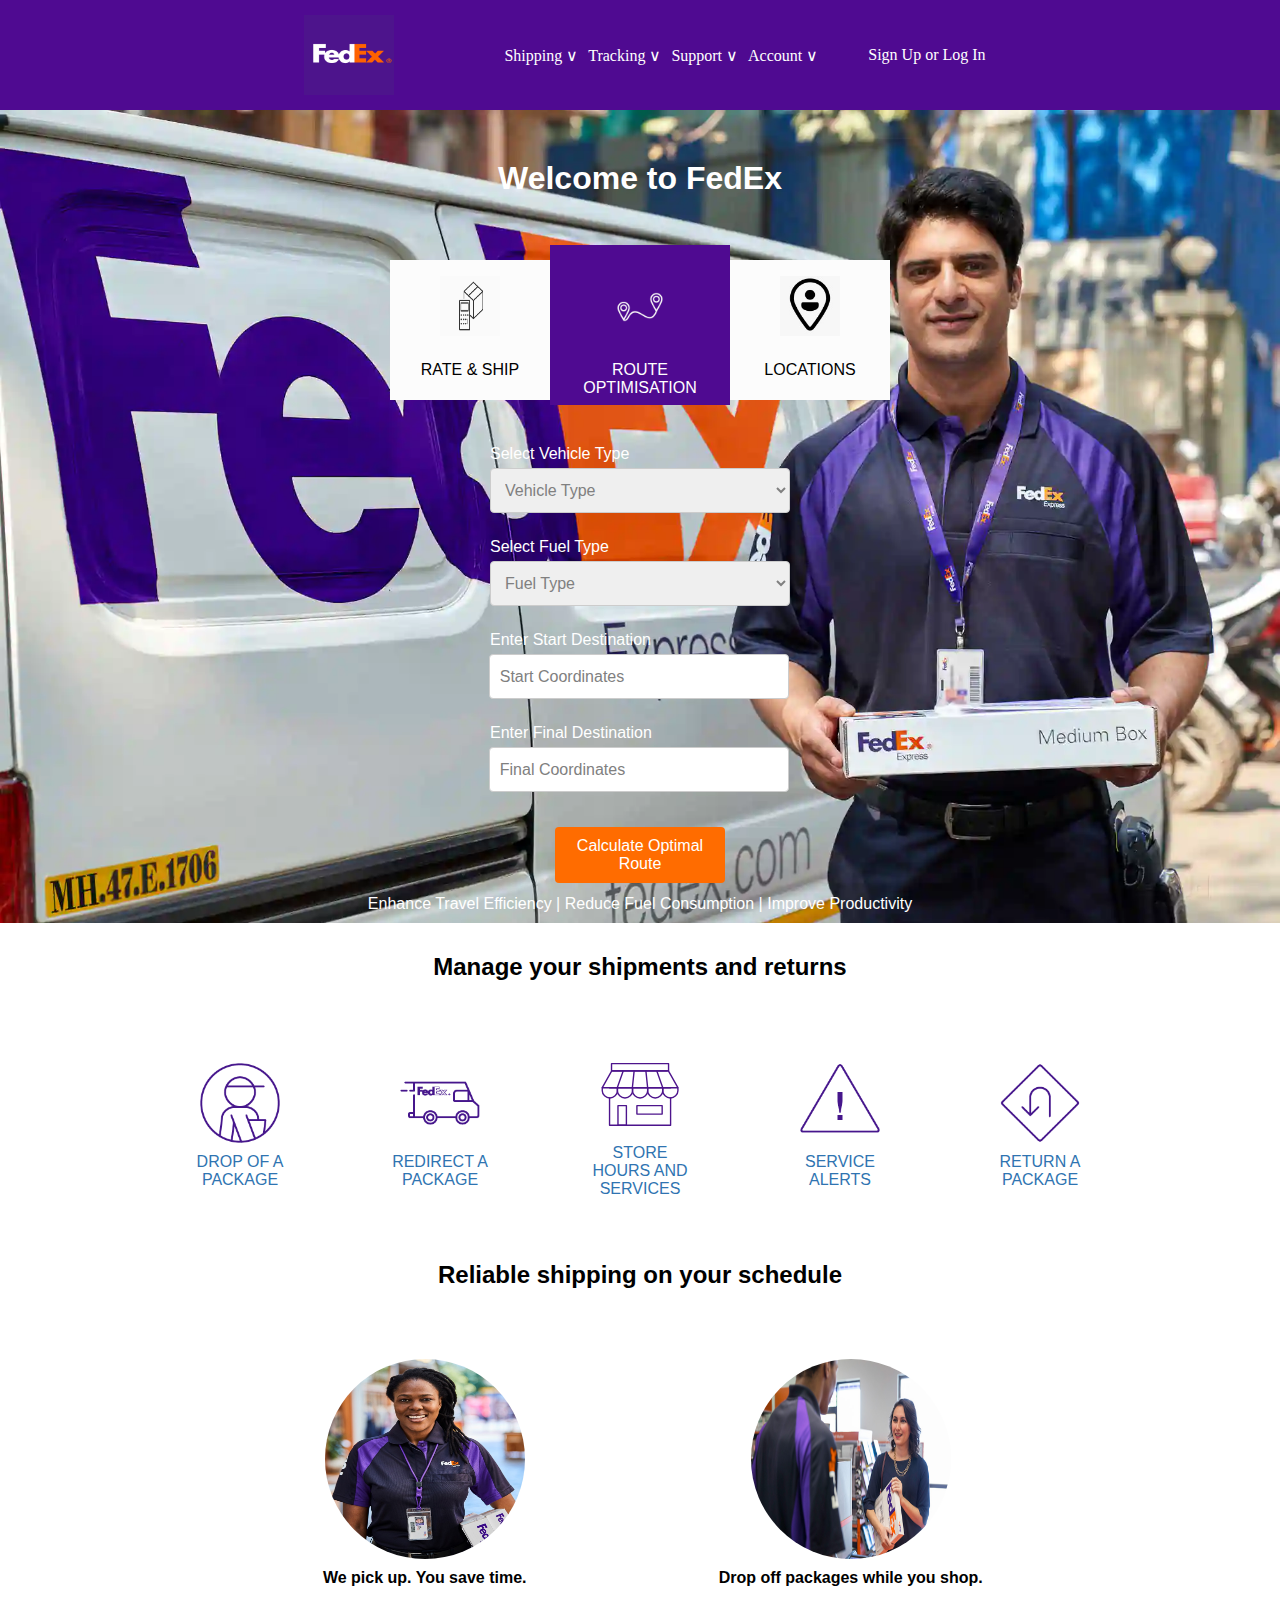
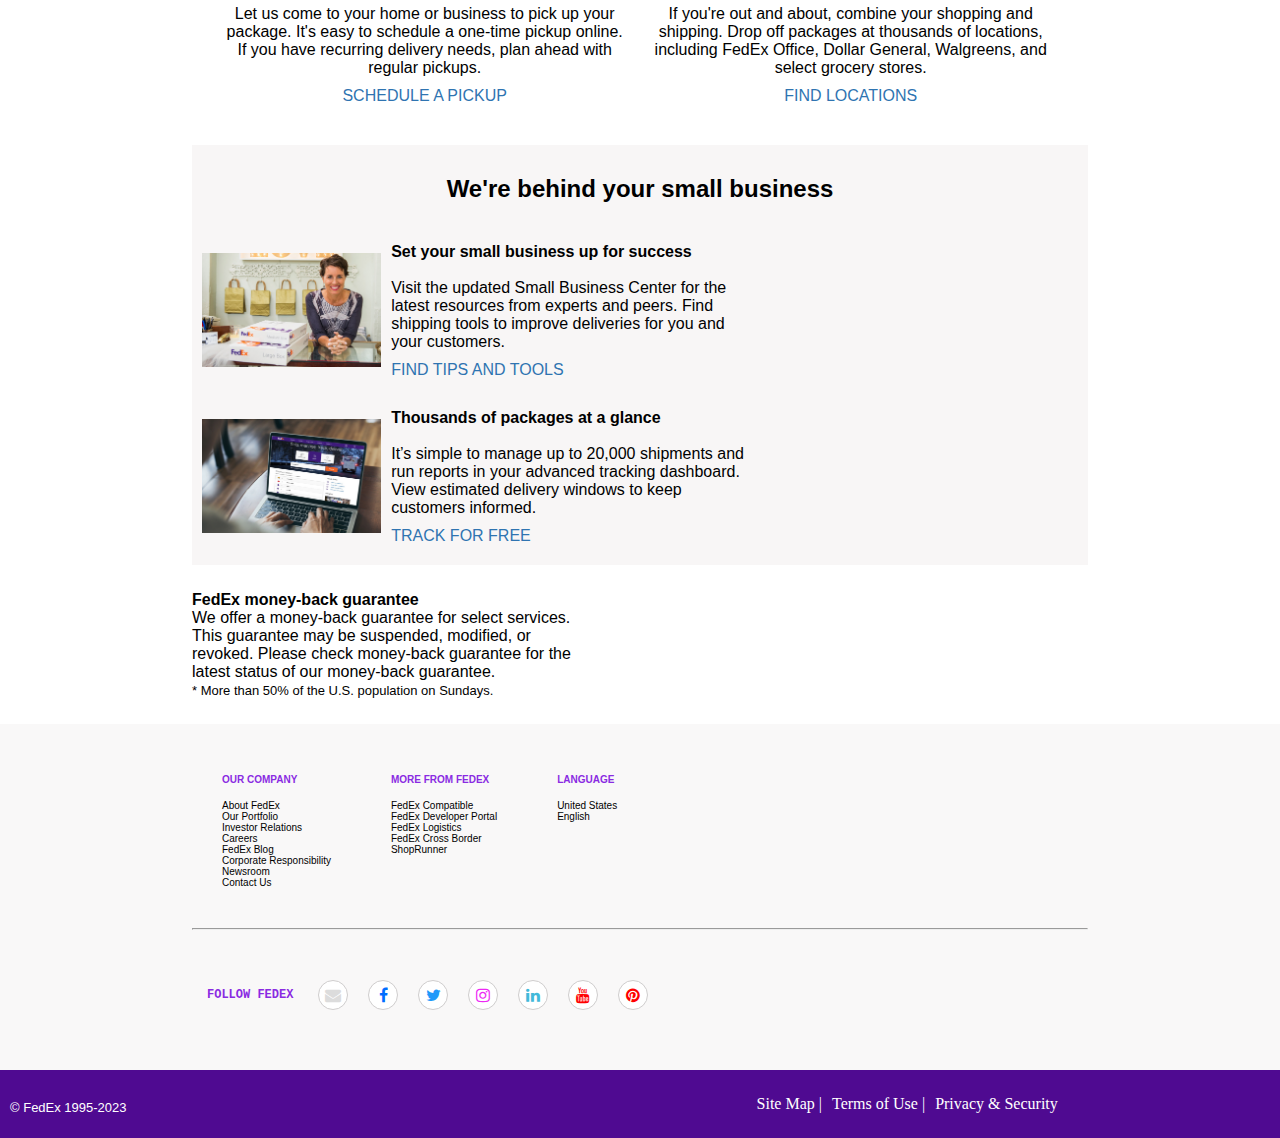
<file: index.html>
<!DOCTYPE html>
<html lang="en">
<head>
    <meta charset="UTF-8">
    <meta http-equiv="X-UA-Compatible" content="IE=edge">
    <meta name="viewport" content="width=device-width, initial-scale=1.0">
    <title>FedEx Site</title>
    <link rel="stylesheet" href="styles.css">
    <link
    rel="stylesheet"
    media="all"
    href="https://cdnjs.cloudflare.com/ajax/libs/font-awesome/4.7.0/css/font-awesome.min.css"
  />
</head>
<body>
    <header>
        <nav class="navbar" >
            <ul>
                <li class="nav-item" id="home">
                    <a href="#home" class="nav-link"><img src="Img/Logo.png" class="Logo" alt="Logo"></a>
                </li>
                <li class="nav-item">
                  <a href="#ship" class="nav-link" id="nav-link">Shipping ∨</a>
                </li>
                <li class="nav-item">
                  <a href="#track" class="nav-link" id="nav-link">Tracking ∨</a>
                </li>
                <li class="nav-item">
                  <a href="#sub" class="nav-link" id="nav-link">Support ∨</a>
                </li>
                <li class="nav-item">
                    <a href="#sub" class="nav-link" id="nav-link">Account ∨</a>
                </li>
                <li class="nav-item">
                    <a href="#sub" class="sign-up" id="nav-link">Sign Up or Log In</a>
                </li> 
          </ul>
        </nav>
    </header>
    <!--Hero section-->
    <div class="top" id="ship">
        <h1>Welcome to FedEx</h1>
        <br>
        <section class="boxes">
        <div class="box-1">
            <img class="R&T" src="Img/R&S.png" alt="RT-icon">
            <p class="p1">RATE & SHIP</p>
        </div>
        <div class="box-2">
            <img class="track" src="Img/202d2a1f-1b0b-4467-b387-e32f95e88e2a.png" alt="track-icon">
            <p class="p2">ROUTE OPTIMISATION</p>
        </div>
        <div class="box-3">
            <img class="location" src="Img/Location.jpeg" alt="location-icon">
            <p class="p3">LOCATIONS</p>
        </div>
        </section>
         
        <div class="tracking">
           
            <label for="vehicle-type">Select Vehicle Type</label>
            <select id="vehicle-type">
                <option value="" disabled selected>Vehicle Type</option>
                <option value="car">Car</option>
                <option value="truck">Truck</option>
                <option value="van">Van</option>
            </select>
        
            <label for="fuel-type">Select Fuel Type</label>
            <select id="fuel-type">
                <option value="" disabled selected>Fuel Type</option>
                <option value="petrol">Petrol</option>
                <option value="diesel">Diesel</option>
                <option value="electric">Electric</option>
                <option value="electric">Hybrid</option>
            </select>

            <label for="vehicle-id">Enter Start Destination</label>
            <input id="vehicle-id" type="text" placeholder="Start Coordinates">
            <label for="vehicle-id">Enter Final Destination</label>
            <input id="vehicle-id" type="text" placeholder="Final Coordinates">
        
            <a href="optimalroute.html">
                <div class="btn">
                    Calculate Optimal Route
                </div>
            </a>
            
            
        </div>
        
        
        
        <div class="help">
            <p>Enhance Travel Efficiency | Reduce Fuel Consumption | Improve Productivity</p>
        </div>
    </div>
    <div class="main-1">
        <h2>Manage your shipments and returns</h2>
        <div class="section-1">
        
        <div class="sec-1">
            <img class="icon1" src="Img/icon_courier_purple.png" alt="courier-icon">
            <p>
                DROP OF A PACKAGE
            </p>
        </div>
        <div class="sec-2">
            <img class="icon2" src="Img/icon_delivery_purple.png" alt="delivery-icon">
            <p>
                REDIRECT A PACKAGE
            </p>
        </div>
        <div class="sec-3">
            <img class="icon3" src="Img/retail-services.svg" alt="retail-icon">
            <p>
                STORE HOURS AND SERVICES
            </p>
        </div>
        <div class="sec-4">
            <img class="icon4" src="Img/icon_alert_purple_lg.png" alt="icon">
            <p>
                SERVICE ALERTS
            </p>
        </div>
        <div class="sec-5">
            <img class="icon5" src="Img/icon_returns_purple.png" alt="icon">
            <p>
                RETURN A PACKAGE
            </p>
        </div>
        </div>
        <div class="section-2">
            <h2>Reliable shipping on your schedule</h2>
        <section class="scndSection">
            <div class="sec-2-content1">
                <p class="schedule">
                    <img class="img1" src="Img/We pick up.jpeg" alt="icon">
                    <span class="span-1"><b>We pick up. You save time.</b></span><br>
                        Let us come to your home or business to pick up
                        your package. It's easy to schedule a one-time
                        pickup online. If you have recurring delivery needs,
                        plan ahead with regular pickups.
                    <span class="span-2">SCHEDULE A PICKUP</span> 
                </p>
            </div>
            <div class="sec-2-content2">
                <p class="schedule">
                    <img class="img2" src="Img/drop off.jpeg" alt="icon">
                    <span class="span-1"><b>Drop off packages while you shop.</b></span><br>
                    If you're out and about, combine your shopping
                    and shipping. Drop off packages at thousands of
                    locations, including FedEx Office, Dollar General,
                    Walgreens, and select grocery stores.
                    <span class="span-2">FIND LOCATIONS</span>
                </p>
            </div>
        </section>
        </div>
    </div>
    <div class="main-2">
        <h2>We're behind your small business</h2>
    <section class="thrdSection">
        <div class="sec-3-content1">
                <img class="img3" src="Img/Set Up Shop.jpeg" alt="icon">
            <div class="schedule2">
                <span class="span-1"><b>Set your small business up for success</b></span><br>
                Visit the updated Small Business Center for the latest resources from experts and peers. Find shipping tools to improve deliveries for you and your customers.<br>
                <span class="span-2">FIND TIPS AND TOOLS</span> 
            </div>
        </div>
        <div class="sec-3-content2">
            <img class="img4" src="Img/Thousands of Prdcts.jpeg" alt="icon">
            <p class="schedule2">
                <span class="span-1"><b>Thousands of packages at a glance</b></span><br>
                It’s simple to manage up to 20,000 shipments and run reports in your advanced tracking dashboard. View estimated delivery windows to keep customers informed.<br>
                <span class="span-2">TRACK FOR FREE</span>
            </p>
        </div>
    </section>
    </div>

    <div class="money-back">
        <p>
            <span><b>FedEx money-back guarantee</b></span><br>
            We offer a money-back guarantee for select services. This guarantee may be suspended, modified, or revoked. Please check money-back guarantee for the latest status of our money-back guarantee.
            <br><span style="font-size: small;">* More than 50% of the U.S. population on Sundays.</span>
        </p>
    </div>

    <div class="main-3">
        <div class="about" id="about">
            <div class="inAbout">
            <p class="aboutInfo">
                <span style="color:blueviolet; font-weight:bold; padding-bottom: 15px;">OUR COMPANY</span>
                About FedEx<br>
                Our Portfolio<br>
                Investor Relations<br>
                Careers<br>
                FedEx Blog<br>
                Corporate Responsibility<br>
                Newsroom<br>
                Contact Us<br>
            </p>
            <p class="aboutInfo">
                <span style="color:blueviolet; font-weight:bold; padding-bottom: 15px;">MORE FROM FEDEX</span>

                FedEx Compatible<br>
                FedEx Developer Portal<br>
                FedEx Logistics<br>
                FedEx Cross Border<br>
                ShopRunner<br>
            </p>
            <p class="aboutInfo">
                <span style="color:#8a2be2; font-weight:bold; padding-bottom: 15px;">LANGUAGE</span>

                United States<br>
                English
            </p>
            </div>
            <hr style="margin: 40px 0px;">
            <div class="social-links">
                <p style="margin: 15px; color: blueviolet; font-family: monospace; font-size: small; font-weight: bold;">FOLLOW FEDEX</p>
                <a href="#" class="links1"><i class="fa fa-envelope" id="fa1"></i></a>
                <a href="#" class="links2"><i class="fa fa-facebook" id="fa2"></i></a>
                <a href="#" class="links3"><i class="fa fa-twitter" id="fa3"></i></a>
                <a href="#" class="links4"><i class="fa fa-instagram" id="fa4"></i></a>
                <a href="#" class="links5"><i class="fa fa-linkedin" id="fa5"></i></a>
                <a href="#" class="links6"><i class="fa fa-youtube" id="fa6"></i></a>
                <a href="#" class="links7"><i class="fa fa-pinterest" id="fa7"></i></a>
            </div>
        </div>
    </div>

    <footer id="sub">
        <p class="copyright">&copy; FedEx 1995-2023</p>
        <ul class="foot">
            <li class="foot-item">
                <a href="#sub" class="foot-link" id="nav-link">Site Map |</a>
              </li>
              <li class="foot-item">
                  <a href="#sub" class="foot-link" id="nav-link">Terms of Use |</a>
              </li>
              <li class="foot-item">
                  <a href="#sub" class="foot-link" id="nav-link">Privacy & Security</a>
              </li> 
        </ul>
    </footer>
</body>
</html>
</file>
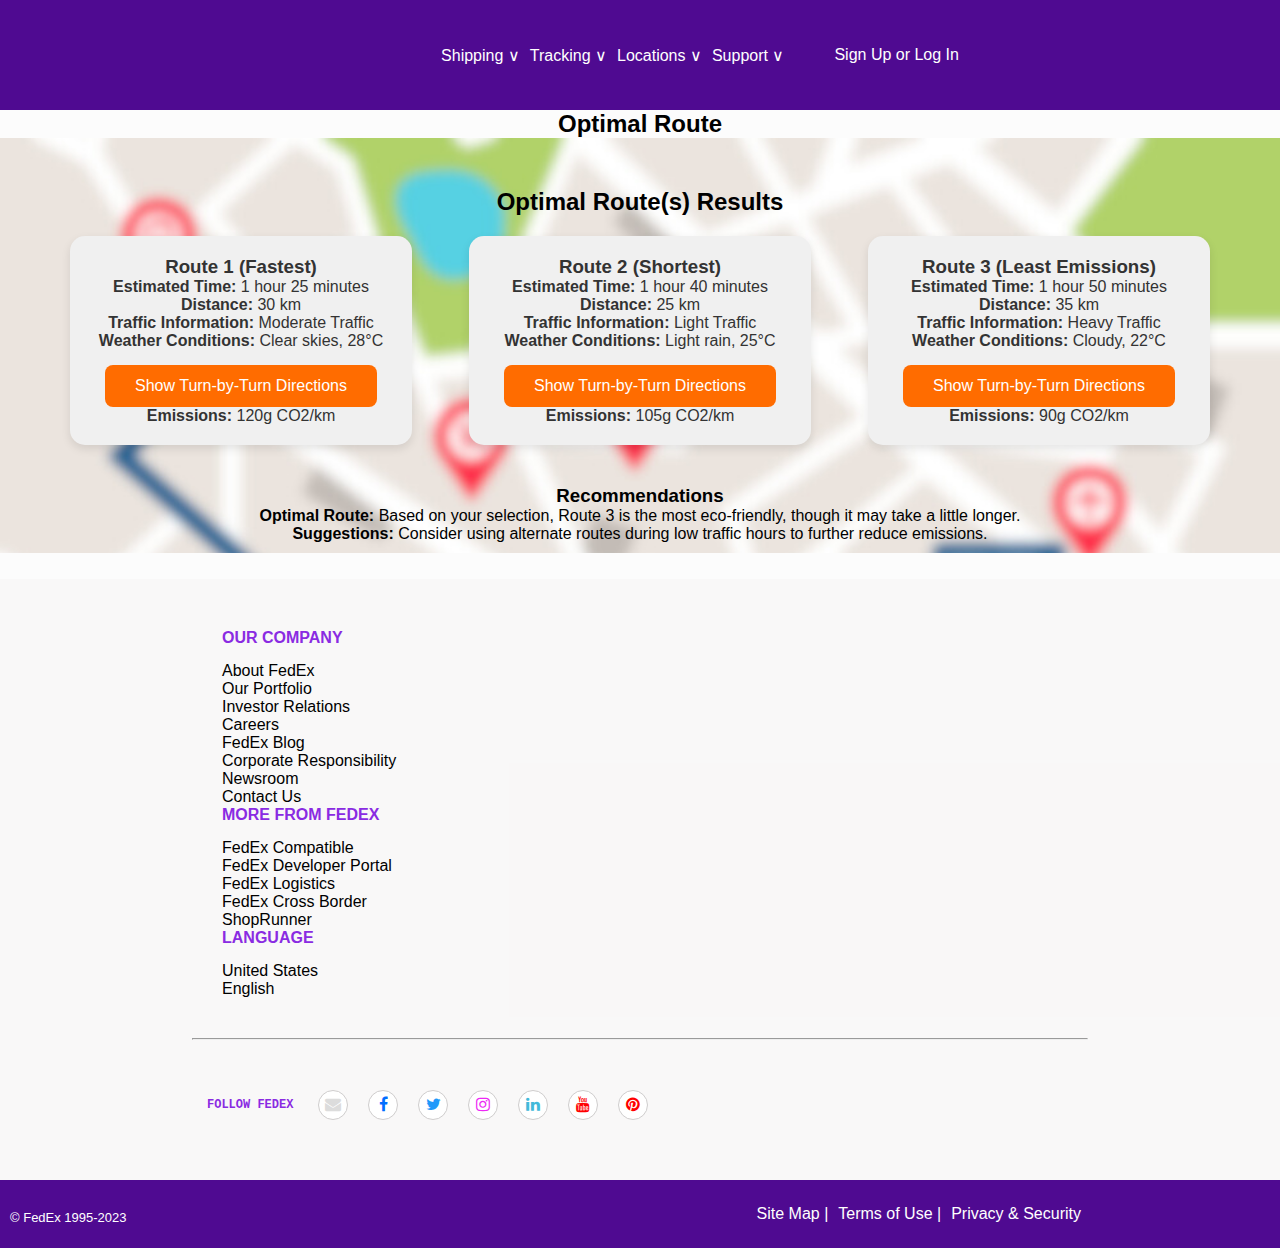
<file: optimalroute.html>
<!DOCTYPE html>
<html lang="en">
<head>
    <meta charset="UTF-8">
    <meta http-equiv="X-UA-Compatible" content="IE=edge">
    <meta name="viewport" content="width=device-width, initial-scale=1.0">
    <title>Optimal Route</title>
    <link rel="stylesheet" href="optimalroute.css">
    <link
    rel="stylesheet"
    media="all"
    href="https://cdnjs.cloudflare.com/ajax/libs/font-awesome/4.7.0/css/font-awesome.min.css"
  />
</head>
<body>
    <header>
        <nav class="navbar">
            <ul>
                <li class="nav-item" id="home">
                    <a href="#home" class="nav-link"><img src="Img/Logo.png" class="Logo" alt="Logo"></a>
                </li>
                <li class="nav-item">
                  <a href="#ship" class="nav-link" id="nav-link">Shipping ∨</a>
                </li>
                <li class="nav-item">
                  <a href="#track" class="nav-link" id="nav-link">Tracking ∨</a>
                </li>
                
                <li class="nav-item">
                  <a href="#sub" class="nav-link" id="nav-link">Locations ∨</a>
                </li>
                <li class="nav-item">
                    <a href="#sub" class="nav-link" id="nav-link">Support ∨</a>
                </li>
                <li class="nav-item">
                    <a href="#sub" class="sign-up" id="nav-link">Sign Up or Log In</a>
                </li> 
          </ul>
        </nav>
    </header>

    <div class="main-1">
        <h2>Optimal Route</h2>
        <div class="section-1">
            <!-- Your existing section content goes here -->
        </div>
    </div>

    <!-- Results Page Layout -->
    <div class="results">
        <h2>Optimal Route(s) Results</h2>
        
        <div class="routes">
            <div class="route-option">
                <h3>Route 1 (Fastest)</h3>
                <p><strong>Estimated Time:</strong> 1 hour 25 minutes</p>
                <p><strong>Distance:</strong> 30 km</p>
                <p><strong>Traffic Information:</strong> Moderate Traffic</p>
                <p><strong>Weather Conditions:</strong> Clear skies, 28°C</p>
                <div id="route1-map" class="route-map"></div>
                <button>Show Turn-by-Turn Directions</button>
                <p><strong>Emissions:</strong> 120g CO2/km</p>
            </div>

            <div class="route-option">
                <h3>Route 2 (Shortest)</h3>
                <p><strong>Estimated Time:</strong> 1 hour 40 minutes</p>
                <p><strong>Distance:</strong> 25 km</p>
                <p><strong>Traffic Information:</strong> Light Traffic</p>
                <p><strong>Weather Conditions:</strong> Light rain, 25°C</p>
                <div id="route2-map" class="route-map"></div>
                <button>Show Turn-by-Turn Directions</button>
                <p><strong>Emissions:</strong> 105g CO2/km</p>
            </div>

            <div class="route-option">
                <h3>Route 3 (Least Emissions)</h3>
                <p><strong>Estimated Time:</strong> 1 hour 50 minutes</p>
                <p><strong>Distance:</strong> 35 km</p>
                <p><strong>Traffic Information:</strong> Heavy Traffic</p>
                <p><strong>Weather Conditions:</strong> Cloudy, 22°C</p>
                <div id="route3-map" class="route-map"></div>
                <button>Show Turn-by-Turn Directions</button>
                <p><strong>Emissions:</strong> 90g CO2/km</p>
            </div>
        </div>

        

        <div class="recommendations">
            <h3>Recommendations</h3>
            <p><strong>Optimal Route:</strong> Based on your selection, Route 3 is the most eco-friendly, though it may take a little longer.</p>
            <p><strong>Suggestions:</strong> Consider using alternate routes during low traffic hours to further reduce emissions.</p>
        </div>
    </div>
    
    <div class="main-3">
        <div class="about" id="about">
            <div class="inAbout">
            <p class="aboutInfo">
                <span style="color:blueviolet; font-weight:bold; padding-bottom: 15px;">OUR COMPANY</span>
                About FedEx<br>
                Our Portfolio<br>
                Investor Relations<br>
                Careers<br>
                FedEx Blog<br>
                Corporate Responsibility<br>
                Newsroom<br>
                Contact Us<br>
            </p>
            <p class="aboutInfo">
                <span style="color:blueviolet; font-weight:bold; padding-bottom: 15px;">MORE FROM FEDEX</span>

                FedEx Compatible<br>
                FedEx Developer Portal<br>
                FedEx Logistics<br>
                FedEx Cross Border<br>
                ShopRunner<br>
            </p>
            <p class="aboutInfo">
                <span style="color:blueviolet; font-weight:bold; padding-bottom: 15px;">LANGUAGE</span>

                United States<br>
                English
            </p>
            </div>
            <hr style="margin: 40px 0px;">
            <div class="social-links">
                <p style="margin: 15px; color: blueviolet; font-family: monospace; font-size: small; font-weight: bold;">FOLLOW FEDEX</p>
                <a href="#" class="links1"><i class="fa fa-envelope" id="fa1"></i></a>
                <a href="#" class="links2"><i class="fa fa-facebook" id="fa2"></i></a>
                <a href="#" class="links3"><i class="fa fa-twitter" id="fa3"></i></a>
                <a href="#" class="links4"><i class="fa fa-instagram" id="fa4"></i></a>
                <a href="#" class="links5"><i class="fa fa-linkedin" id="fa5"></i></a>
                <a href="#" class="links6"><i class="fa fa-youtube" id="fa6"></i></a>
                <a href="#" class="links7"><i class="fa fa-pinterest" id="fa7"></i></a>
            </div>
        </div>
    </div>

    <footer id="sub">
        <p class="copyright">&copy; FedEx 1995-2023</p>
        <ul class="foot">
            <li class="foot-item">
                <a href="#sub" class="foot-link" id="nav-link">Site Map |</a>
              </li>
              <li class="foot-item">
                  <a href="#sub" class="foot-link" id="nav-link">Terms of Use |</a>
              </li>
              <li class="foot-item">
                  <a href="#sub" class="foot-link" id="nav-link">Privacy & Security</a>
              </li> 
        </ul>
    </footer>
</body>
</html>
</file>
<file: styles.css>
* { 
    margin: 0;
    padding: 0;
    /* box-sizing: border-box; */
    font-family: 'Gill Sans', 'Gill Sans MT', Calibri, 'Trebuchet MS', sans-serif;
}

/* body {
    background-color: #ff6c00;
} */

@media screen and (max-width: 820px) {
    * { 
        margin: 0;
        padding: 0;
        box-sizing: border-box;
        font-family: 'Gill Sans', 'Gill Sans MT', Calibri, 'Trebuchet MS', sans-serif;
    }

    body {
      background-color: rgb(211, 239, 249);
    }

    .Logo {
        width: 90px;
        height: 80px;
        padding-right: 20px;
    }

    .track {
        margin-top: 35px;
    }

    .sec-1, .sec-2, .sec-3, .sec-4, .sec-5 {
        color: rgb(47, 116, 177);
        font-weight: 10px;
        text-align: center;
        width: 100px;
        height: 100px;
        padding: 10px 30px 10px 30px;
        display: flex;
        flex-direction: column;
        justify-content: center;
        align-items: center;
    }
  }

header {
    background:rgb(79 10 145);
    position: sticky;
    top: 0;
}

nav {
    display: flex;
    justify-content: center;
}

ul {
    text-decoration: none;
    list-style-type: none;
    display: flex;
    justify-content: space-between;
    align-items: center;
}

/* .navbar, .nav-items {
    justify-content: center;
    color: white;
    text-decoration: none;
    background-color: rgb(103, 12, 189);
    padding: 5px;
} */

a {
    display: flex;
    flex-direction: column-reverse;
    font-family: 'Trebuchet MS';
    color: white;
    text-decoration: none;
    padding: 0px;
    margin: 5px;
}

.Logo {
    width: 90px;
    height: 80px;
    padding-right: 100px;
}

.sign-up {
    padding-left: 40px;
}

.top {
    padding: 50px 50px 10px;
    color: white;
    text-align: center;
    background-image: url("Img/FedEx.webp");
    background-size: cover;
}

.boxes {
    display: flex;
    justify-content: center;
    padding: 30px;
}

h1 {
    color: white;
    font-family: 'Gill Sans', 'Gill Sans MT', Calibri, 'Trebuchet MS', sans-serif;
}


input {
    width: 400px;
    height: 60px;
    border-style: none;
    margin-right: 2.5px;
    padding: 0px 40px 0px 5px;
}

.main-1 {
    font-family: 'Gill Sans', 'Gill Sans MT', Calibri, 'Trebuchet MS', sans-serif;
    margin: 0% 15%;
    display: flex;
    flex-direction: column;
    justify-content: center;
    align-items: center;
}

.main-2 {
    margin: 0% 15%;
    background-color: rgb(248, 246, 246);
}

.main-3 {
    margin-top: 2%;
    background-color: rgb(248 246 246 / 83%);
}

.about {
    margin: 0% 15%;
    padding-top: 50px;
}

.aboutInfo {
    display: flex;
}

.p1, .p3 {
    padding: 15px;
}

.p2 {
    padding: 10px;
}

/* .box-1, .box-2, .box-3 {
    box-sizing:border-box;
    display: block;
} */
.box-1, .box-3 {
    width: 160px;
    height: 140px;
    color: #000;
    background-color: #fcfcfc;
    box-sizing: content-box;
    border: 50px;
    display: flex;
    flex-direction: column;
    justify-content: center;
    align-items: center;
    margin-top: 15px;
}

.box-2 {
    width: 180px;
    height: 160px;
    color: #fff;
    background-color: rgb(79 10 145);
}

.track {
    padding-top: 32px;
}

.section-1 {
    padding: 50px;
    display: flex;
    justify-content: center;
}

.sec-1, .sec-2, .sec-3, .sec-4, .sec-5 {
    color: rgb(47, 116, 177);
    font-weight: 10px;
    text-align: center;
    width: 100px;
    height: 100px;
    padding: 10px 50px 10px 50px;
    display: flex;
    flex-direction: column;
    justify-content: center;
    align-items: center;
}

.tracking {
    display: flex;
    flex-direction: column;
    align-items: center;
    max-width: 300px;
    margin: 0 auto;
}

label {
    margin: 10px 0 5px;
    width: 100%;
    text-align: left;
}

input, select {
    width: 100%;
    padding: 10px;
    margin-bottom: 15px;
    border: 1px solid #ccc;
    border-radius: 4px;
    font-size: 16px;
    box-sizing: border-box;
    height: 45px; /* Ensures consistent height */
}

/* Styling placeholder text for inputs and select dropdowns */
input::placeholder {
    color: grey; /* Placeholder text color */
    font-size: 16px;
}

select {
    color: grey; /* Ensures initial selected placeholder looks similar */
}

select option {
    color: black; /* Options will appear in black */
}

select:invalid {
    color: grey; /* Keeps the placeholder grey until a valid option is selected */
}

.btn {
    width: 150px;
    background-color: #ff6c00;
    display: flex;
    justify-content: center;
    align-items: center;
    padding: 10px;
    color: white;
    cursor: pointer;
    border-radius: 4px;
    user-select: none;
    margin-top: 15px;
}

.btn:hover {
    background-color: #e55b00;
}

/* :hover submit {
    padding: 10px;
} */

.icon1, .icon2, .icon3, .icon4, .icon5 {
    width: 80px;
    height: 80px;
}

.help {
    font-family: 'Gill Sans', 'Gill Sans MT', Calibri, 'Trebuchet MS', sans-serif;
    padding-top: 7px;
}

img {
    padding: 10px;
    width: 60px;
    height: 60px;
}

/*section-2 {
    display: flex;
    flex-direction: row; 
}*/

.img1, .img2 {
    height: 200px;
    width: 200px;
    border-radius: 100%;
}

.img3, .img4 {
    height: 20%;
    width: 20%;
}

.scndSection {
    display: flex;
    justify-content: center;
    align-items: center;
    text-align: center;
    padding: 30px;
}

.schedule {
    display: flex;
    flex-direction: column;
    align-items: center;
    /* text-align: center; */
    /* padding-right: 2px; */
}

.schedule2 {
    width: 40%;
    display: flex;
    flex-direction: column;
    justify-content: center;
    /* align-items: center; */
    /*padding-left: 2px;*/
}

.sec-2-content1 {
    margin-right: 8px;
}

.sec-2-content2 {
    margin-left: 8px;
}

.span-2 {
    padding: 10px 0px;
    color: rgb(47, 116, 177);
}

.sec-3-content2, .sec-3-content1 {
    display: flex;
    padding: 10px 0px;
    /* justify-content: center;
    align-content: center;*/
} 

.money-back {
    width: 30%;
    margin: 2% 15%;
}

h2 {
    padding: 30px;
    text-align: center;
}

.inAbout {
    display: flex;
    font-size: x-small;
}

.aboutInfo {
    display: inherit;
    flex-direction: column;
    padding: 0px 30px;
}

.fa {
    box-sizing: border-box;
    height: 30px;
    width: 30px;
    margin: 5px;
    padding:5.5px;
    border: 1px solid rgb(207, 205, 205);
    border-radius: 100%;
    text-align: center;
    background: #fff;
}

#fa1 {
    color: gainsboro;
}

#fa2 {
    color: rgb(0, 110, 255);
}

#fa3 {
    color: rgb(30, 154, 250);
}

#fa4 {
    color: rgb(237, 41, 244);
}

#fa5 {
    color: #42b9da;
}

#fa6 {
    color: red;
}

#fa7 {
    color: red;
}

.social-links {
    display: flex;
    align-items: center;
    padding-bottom: 50px;
}

footer {
    display: flex;
    padding: 20px 20px 20px 10px;
    color: #fff;
    background:rgb(79 10 145);
}

.foot-link {
    
    padding: 0px;
}


.copyright {
    padding-top: 10px;
    padding-right: 50%;
    font-size: small;
}
</file>
<file: optimalroute.css>
* { 
    margin: 0;
    padding: 0;
    /* box-sizing: border-box; */
    font-family: 'Gill Sans', 'Gill Sans MT', Calibri, 'Trebuchet MS', sans-serif;
}

/* Uncomment the background color for body */
body {
    background-color: #fcfcfc;
}
.results {
    padding: 50px 50px 10px;
    color:black;
    text-align: center;
    background-image: url("Img/blurroute.jpg");
    background-size: cover;
}

/* Responsiveness: Styling for screens under 820px */
@media screen and (max-width: 820px) {
    * { 
        margin: 0;
        padding: 0;
        box-sizing: border-box;
        font-family: 'Gill Sans', 'Gill Sans MT', Calibri, 'Trebuchet MS', sans-serif;
    }

    body {
        background-color: rgb(211, 239, 249);
    }

    .Logo {
        width: 80px; /* Adjust logo size */
        height: 70px;
        padding-right: 20px;
    }

    .track {
        margin-top: 35px;
    }

    .sec-1, .sec-2, .sec-3, .sec-4, .sec-5 {
        color: rgb(47, 116, 177);
        font-weight: 10px;
        text-align: center;
        width: 100%;
        padding: 10px 20px;
        display: flex;
        flex-direction: column;
        justify-content: center;
        align-items: center;
    }
}

/* Header and Navigation */
header {
    background: rgb(79 10 145);
    position: sticky;
    top: 0;
    z-index: 1000; /* Ensures the header is above other content */
}

nav {
    display: flex;
    justify-content: center;
    padding: 10px 0;
}

ul {
    text-decoration: none;
    list-style-type: none;
    display: flex;
    justify-content: space-between;
    align-items: center;
}

a {
    display: flex;
    flex-direction: column-reverse;

    color:white;
    text-decoration: none;
    padding: 0px;
    margin: 5px;
}
/* Reset margin and padding for all elements */
* { 
    margin: 0;
    padding: 0;
    box-sizing: border-box;
    font-family: 'Arial', sans-serif;
}

/* Main container for routes */
.routes {
    display: flex;
    justify-content: space-between; /* Align the route boxes side by side */
    gap: 20px; /* Space between the boxes */
    flex-wrap: wrap; /* Allow wrapping for smaller screens */
    padding: 20px;
}

/* Individual route box styling */
.route-option {
    background-color: #f0f0f0; /* Light grey background */
    color: #333; /* Dark text color */
    padding: 20px;
    border-radius: 15px; /* Curved edges */
    box-shadow: 0 4px 10px rgba(0, 0, 0, 0.1); /* Light shadow for depth */
    width: 30%; /* Each box takes up 30% width */
    text-align: center; /* Center-align text */
    margin-bottom: 20px; /* Space between rows */
}

/* Adjustments for smaller screens */
@media screen and (max-width: 820px) {
    .route-option {
        width: 100%; /* Stack the boxes on smaller screens */
        margin-bottom: 20px;
    }

    .routes {
        flex-direction: column; /* Stack the route boxes vertically */
        gap: 10px; /* Reduce gap between boxes */
    }
}

/* Button styling */
.route-option button {
    background-color: #ff6c00;
    color: white;
    padding: 12px 30px;
    font-size: 1em;
    border: none;
    border-radius: 8px;
    cursor: pointer;
    transition: background-color 0.3s ease;
    margin-top: 15px;
}

.route-option button:hover {
    background-color: #e55b00;
}


.Logo {
    width: 90px;
    height: 80px;
    padding-right: 100px;
}

.sign-up {
    padding-left: 40px;
}

/* Top Section */
.top {
    padding: 50px 50px 10px;
    color: white;
    text-align: center;
    background-image: url("Img/FedEx.webp");
    background-size: cover;
}

/* Layout for Sections */
.boxes {
    display: flex;
    justify-content: center;
    padding: 30px;
}

h1 {
    color: #8a2be2;
    font-family: 'Gill Sans', 'Gill Sans MT', Calibri, 'Trebuchet MS', sans-serif;
}

input {
    width: 400px;
    height: 60px;
    border-style: none;
    margin-right: 2.5px;
    padding: 0px 40px 0px 5px;
}

.main-1 {
    font-family: 'Gill Sans', 'Gill Sans MT', Calibri, 'Trebuchet MS', sans-serif;
    margin: 0% 15%;
    display: flex;
    flex-direction: column;
    justify-content: center;
    align-items: center;
}

.main-2 {
    margin: 0% 15%;
    background-color: rgb(248, 246, 246);
}

.main-3 {
    margin-top: 2%;
    background-color: rgb(248 246 246 / 83%);
}

.about {
    margin: 0% 15%;
    padding-top: 50px;
}

.aboutInfo {
    display: flex;
    flex-direction: column;
    padding: 0px 30px;
}

.box-1, .box-3 {
    width: 160px;
    height: 140px;
    color: #8a2be2;
    background-color: #fcfcfc;
    display: flex;
    flex-direction: column;
    justify-content: center;
    align-items: center;
    margin-top: 15px;
}

.box-2 {
    width: 180px;
    height: 160px;
    color: #fff;
    background-color: rgb(79 10 145);
}

.track {
    padding-top: 32px;
}

/* Section for Tracking */
.tracking {
    display: flex;
    flex-direction: column;
    align-items: center;
    max-width: 300px;
    margin: 0 auto;
}

label {
    margin: 10px 0 5px;
    width: 100%;
    text-align: left;
}

input, select {
    width: 100%;
    padding: 10px;
    margin-bottom: 15px;
    border: 1px solid #ccc;
    border-radius: 4px;
    font-size: 16px;
    box-sizing: border-box;
    height: 45px;
}

/* Styling placeholder text for inputs and select dropdowns */
input::placeholder {
    color: grey;
    font-size: 16px;
}

select {
    color: grey;
}

select option {
    color: black;
}

select:invalid {
    color: grey;
}

.btn {
    width: 150px;
    background-color: #ff6c00;
    display: flex;
    justify-content: center;
    align-items: center;
    padding: 10px;
    color: white;
    cursor: pointer;
    border-radius: 4px;
    user-select: none;
    margin-top: 15px;
}

.btn:hover {
    background-color: #e55b00;
}

/* Icon styles */
.icon1, .icon2, .icon3, .icon4, .icon5 {
    width: 80px;
    height: 80px;
}

img {
    padding: 10px;
    width: 60px;
    height: 60px;
}

/* Section images */
.img1, .img2 {
    height: 200px;
    width: 200px;
    border-radius: 100%;
}

.img3, .img4 {
    height: 20%;
    width: 20%;
}

.scndSection {
    display: flex;
    justify-content: center;
    align-items: center;
    text-align: center;
    padding: 30px;
}

.schedule {
    display: flex;
    flex-direction: column;
    align-items: center;
}

.schedule2 {
    width: 40%;
    display: flex;
    flex-direction: column;
    justify-content: center;
}

/* Footer styles */
footer {
    display: flex;
    padding: 20px 20px 20px 10px;
    color: #fff;
    background: rgb(79 10 145);
}

.copyright {
    padding-top: 10px;
    padding-right: 50%;
    font-size: small;
}

.social-links {
    display: flex;
    align-items: center;
    padding-bottom: 50px;
}

.fa {
    box-sizing: border-box;
    height: 30px;
    width: 30px;
    margin: 5px;
    padding:5.5px;
    border: 1px solid rgb(207, 205, 205);
    border-radius: 100%;
    text-align: center;
    background: #fff;
}

#fa1 {
    color: gainsboro;
}

#fa2 {
    color: rgb(0, 110, 255);
}

#fa3 {
    color: rgb(30, 154, 250);
}

#fa4 {
    color: rgb(237, 41, 244);
}

#fa5 {
    color: #42b9da;
}

#fa6 {
    color: red;
}

#fa7 {
    color: red;
}
</file>
